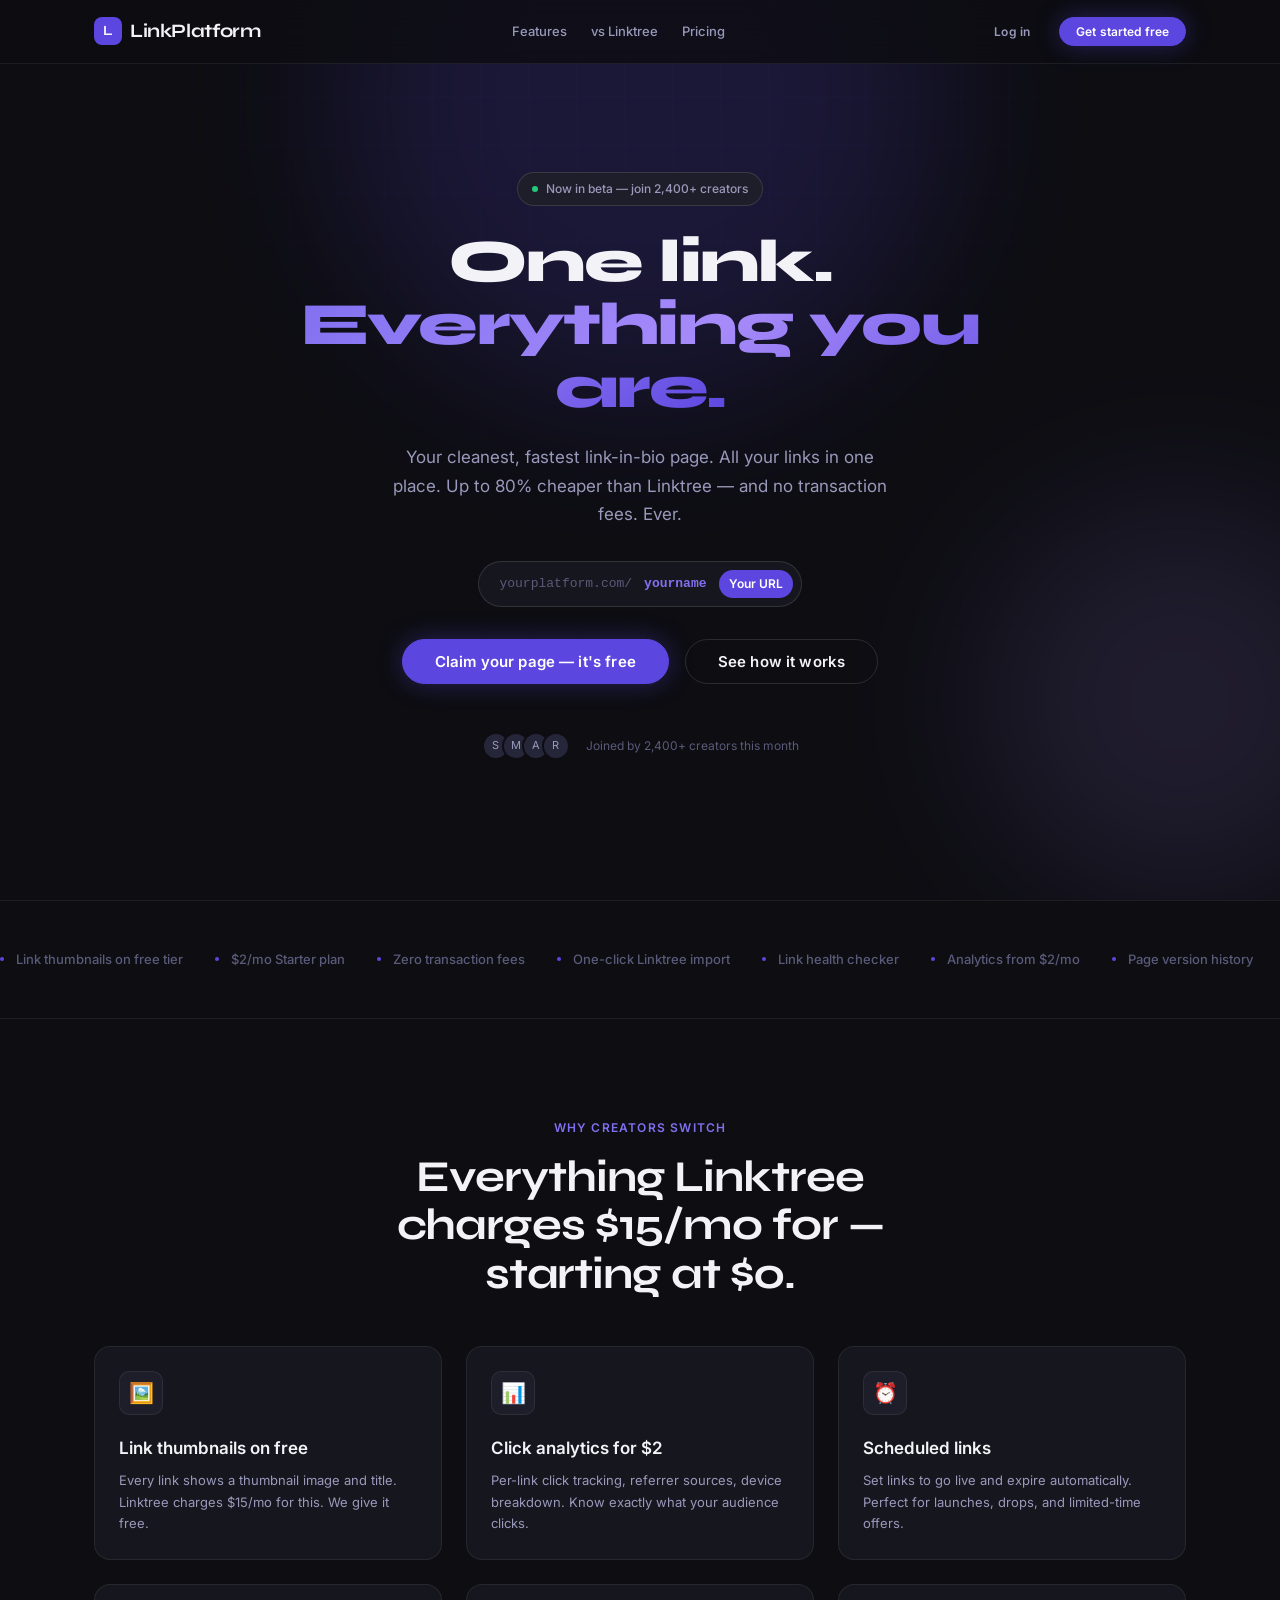
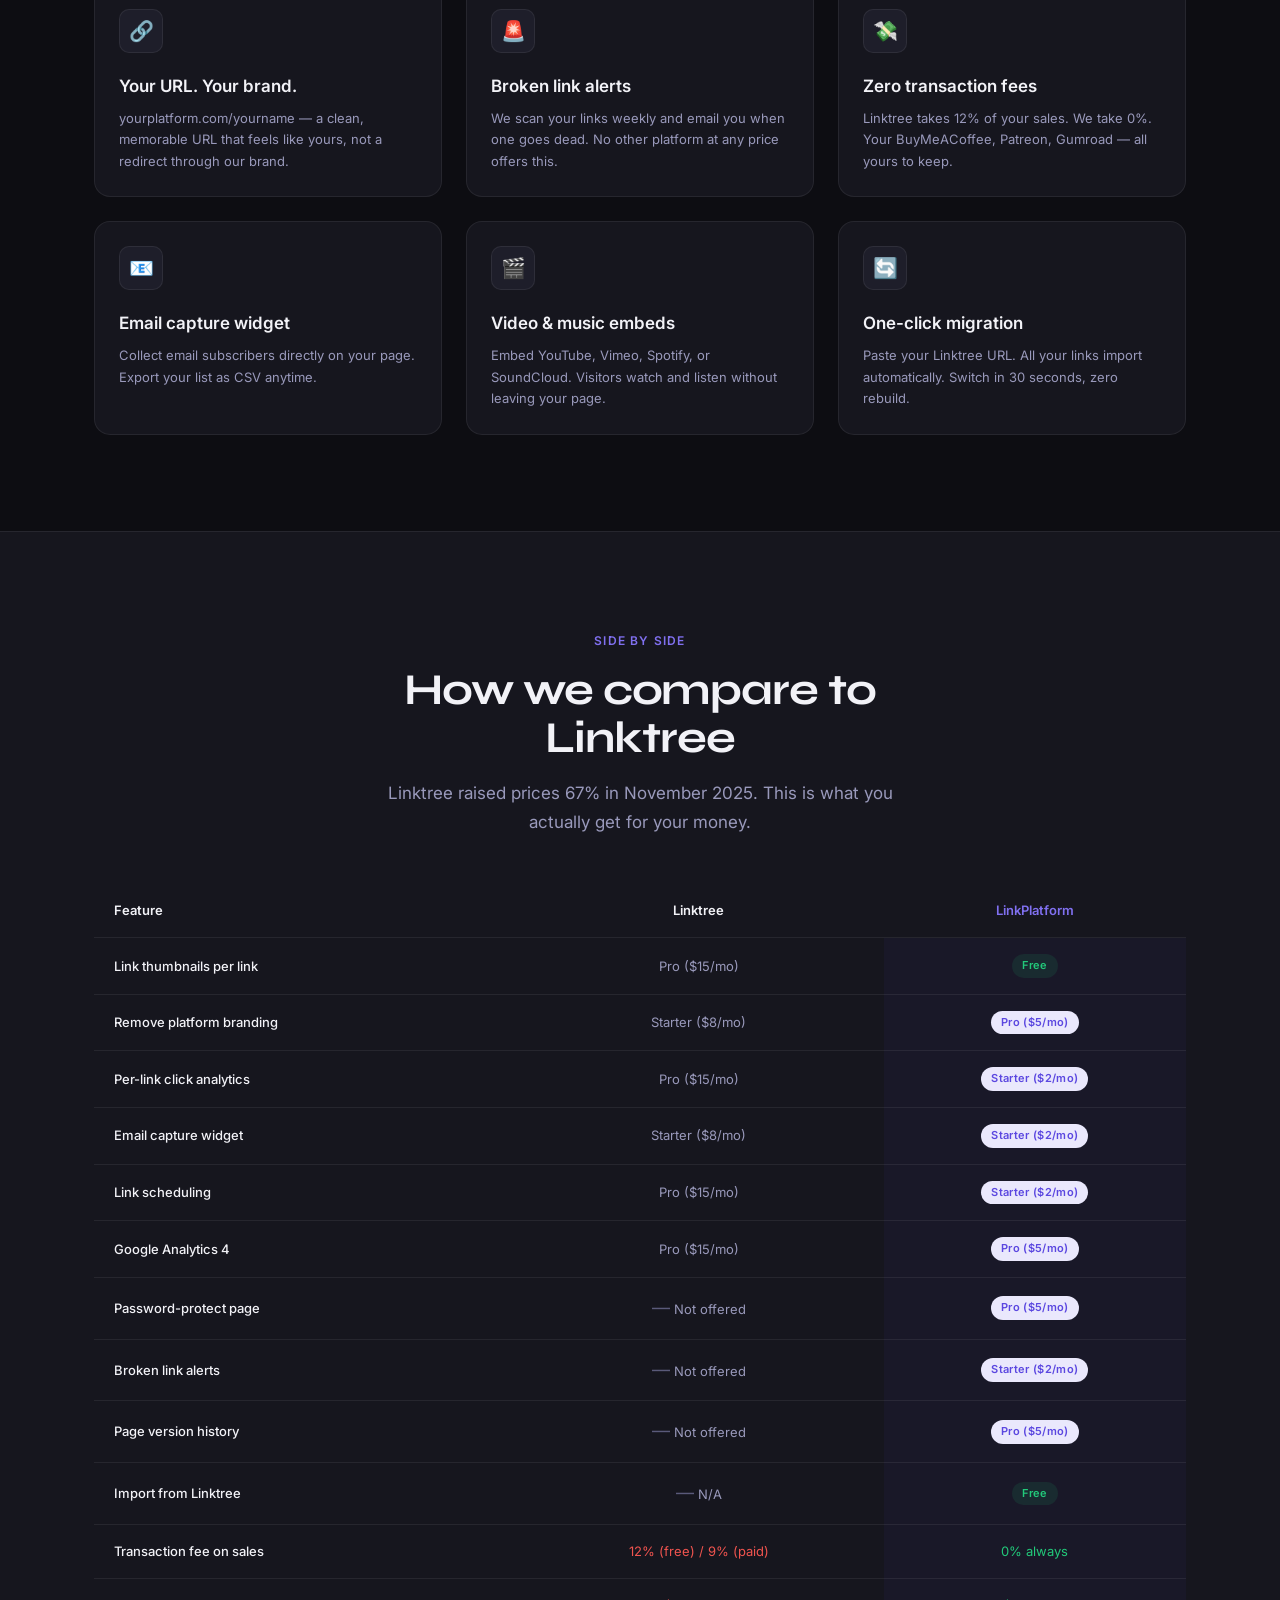
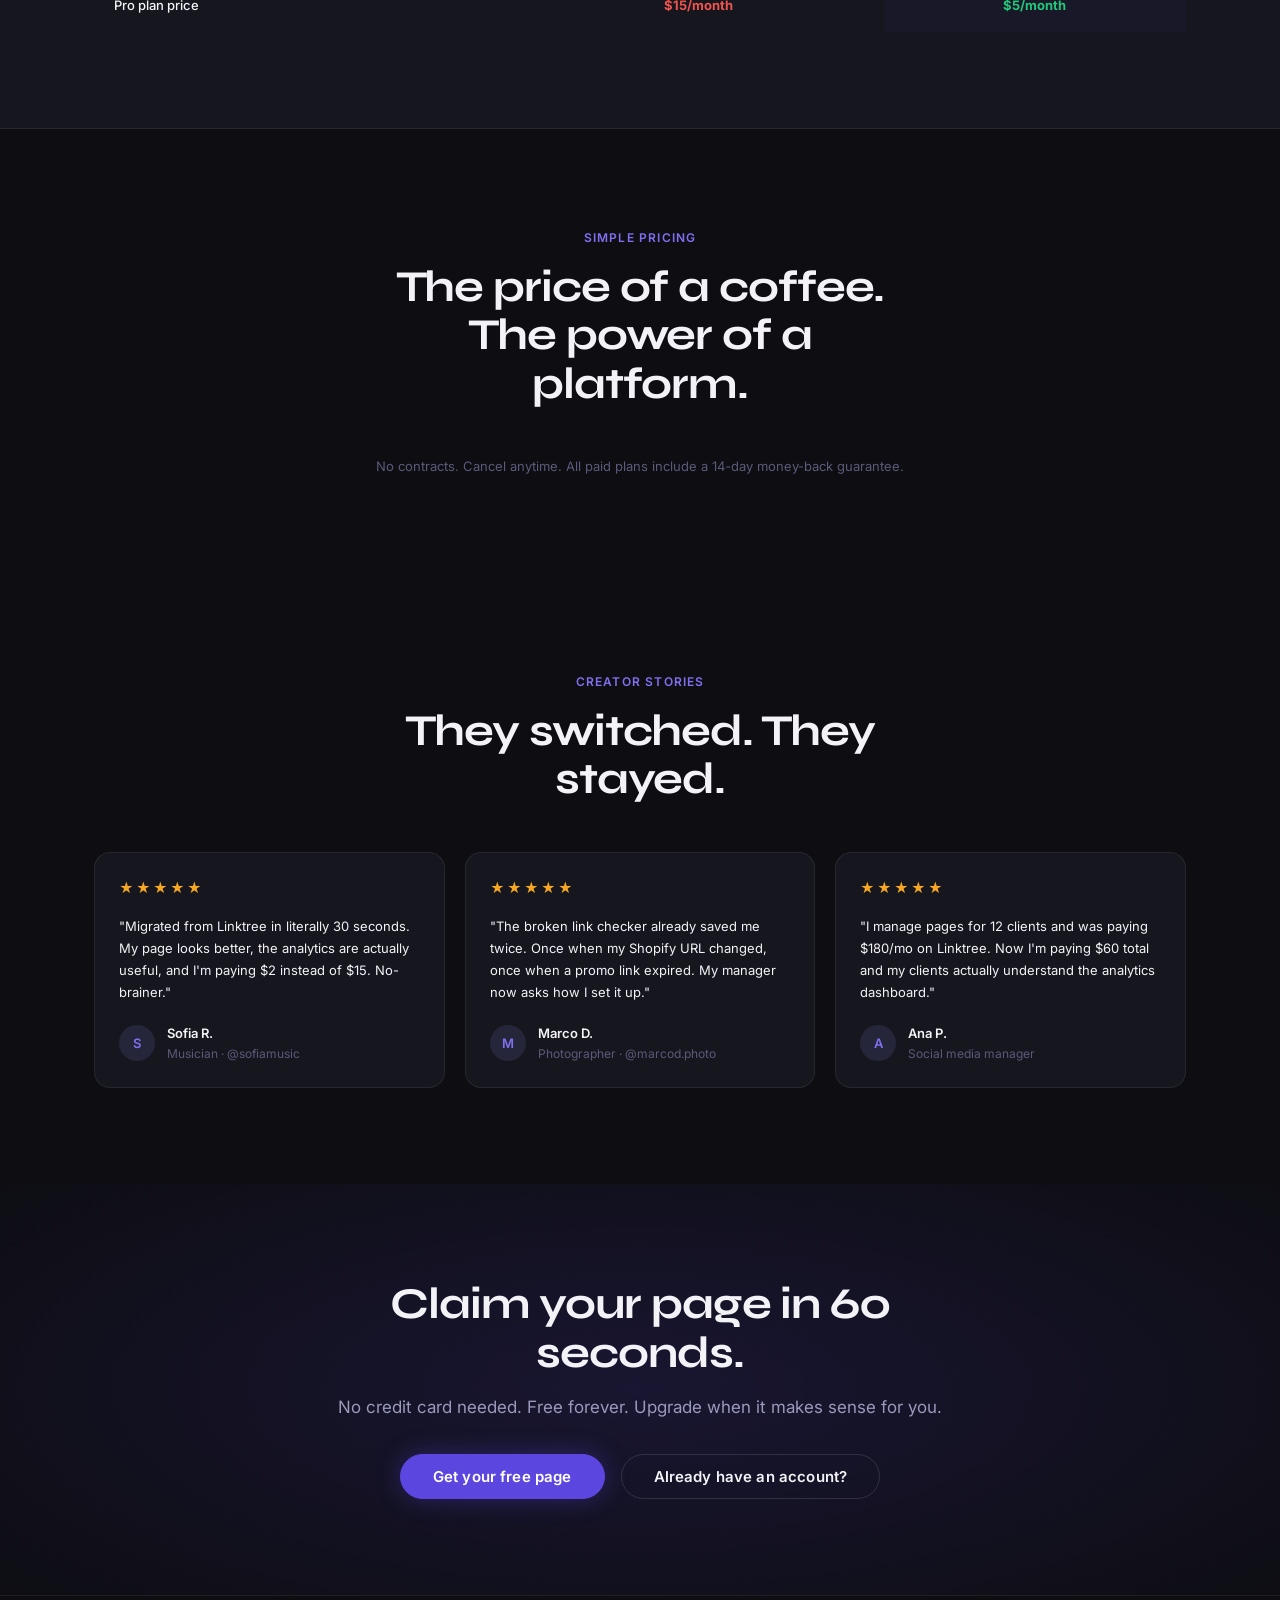
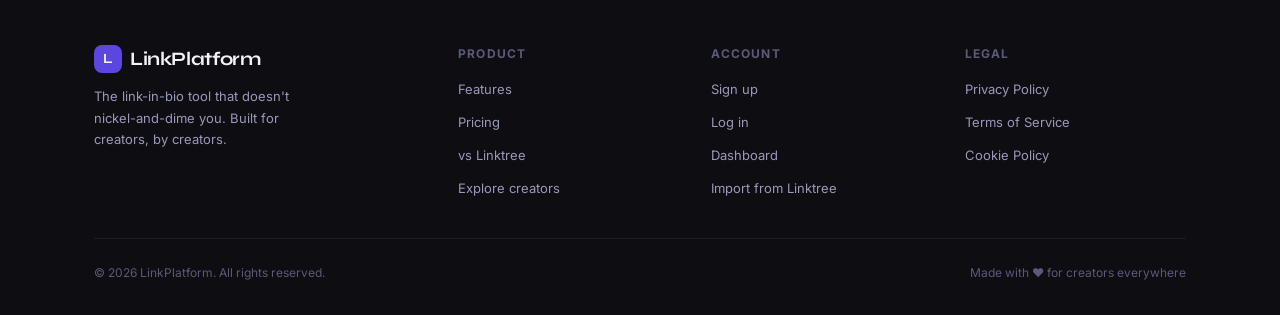
<file: index.html>
<!DOCTYPE html>
<html lang="en">
<head>
  <meta charset="UTF-8">
  <meta name="viewport" content="width=device-width, initial-scale=1.0">
  <meta name="description" content="LinkPlatform — the fastest, cleanest, and most affordable link-in-bio tool. Better than Linktree at a fraction of the price.">
  <meta property="og:title" content="LinkPlatform — Your links. Your page.">
  <meta property="og:description" content="All your links in one clean page. Cheaper than Linktree. No transaction fees. Ever.">
  <meta property="og:type" content="website">
  <title>LinkPlatform — Your links. Your page.</title>
  <link rel="icon" href="data:image/svg+xml,<svg xmlns='http://www.w3.org/2000/svg' viewBox='0 0 32 32'><rect width='32' height='32' rx='8' fill='%235B47E0'/><text x='8' y='23' font-size='18' font-weight='900' fill='white'>L</text></svg>">
  <link rel="stylesheet" href="css/design-system.css">
  <link rel="stylesheet" href="css/landing.css">
</head>
<body>

<!-- ── Navigation ──────────────────────────────────────── -->
<nav class="nav" id="nav">
  <div class="nav__inner">
    <a class="nav__logo" href="/">
      <div class="nav__logo-icon">L</div>
      LinkPlatform
    </a>

    <div class="nav__links">
      <a class="nav__link" href="#features">Features</a>
      <a class="nav__link" href="#compare">vs Linktree</a>
      <a class="nav__link" href="#pricing">Pricing</a>
    </div>

    <div class="nav__actions">
      <a class="btn btn--ghost btn--sm" href="pages/login.html">Log in</a>
      <a class="btn btn--primary btn--sm" href="pages/signup.html">Get started free</a>
    </div>

    <button class="nav__mobile-toggle" aria-label="Menu">
      <span></span><span></span><span></span>
    </button>
  </div>
</nav>

<!-- ── Hero ────────────────────────────────────────────── -->
<section class="hero">
  <div class="hero__bg">
    <div class="hero__bg-orb hero__bg-orb--1"></div>
    <div class="hero__bg-orb hero__bg-orb--2"></div>
    <div class="hero__bg-grid"></div>
  </div>

  <div class="hero__eyebrow">
    <span class="hero__eyebrow-dot"></span>
    Now in beta — join 2,400+ creators
  </div>

  <h1 class="display-1 hero__title">
    One link.<br>
    <span class="gradient-text">Everything you are.</span>
  </h1>

  <p class="hero__sub">
    Your cleanest, fastest link-in-bio page. All your links in one place.
    Up to 80% cheaper than Linktree — and no transaction fees. Ever.
  </p>

  <div class="hero__url-demo">
    yourplatform.com/<strong>yourname</strong>
    <span class="hero__url-tag">Your URL</span>
  </div>

  <div class="hero__actions">
    <a class="btn btn--primary btn--lg" href="/pages/signup.html">
      Claim your page — it's free
    </a>
    <a class="btn btn--outline btn--lg" href="#features">
      See how it works
    </a>
  </div>

  <div class="hero__social-proof">
    <div class="hero__avatars">
      <div class="hero__avatar-placeholder">S</div>
      <div class="hero__avatar-placeholder">M</div>
      <div class="hero__avatar-placeholder">A</div>
      <div class="hero__avatar-placeholder">R</div>
    </div>
    <span>Joined by 2,400+ creators this month</span>
  </div>
</section>

<!-- ── Feature strip ────────────────────────────────────── -->
<div class="feature-strip">
  <div class="feature-strip__track" aria-hidden="true">
    <!-- Duplicated for seamless loop -->
    <span class="feature-strip__item"><span class="feature-strip__item-dot"></span>Link thumbnails on free tier</span>
    <span class="feature-strip__item"><span class="feature-strip__item-dot"></span>$2/mo Starter plan</span>
    <span class="feature-strip__item"><span class="feature-strip__item-dot"></span>Zero transaction fees</span>
    <span class="feature-strip__item"><span class="feature-strip__item-dot"></span>One-click Linktree import</span>
    <span class="feature-strip__item"><span class="feature-strip__item-dot"></span>Link health checker</span>
    <span class="feature-strip__item"><span class="feature-strip__item-dot"></span>Analytics from $2/mo</span>
    <span class="feature-strip__item"><span class="feature-strip__item-dot"></span>Page version history</span>
    <span class="feature-strip__item"><span class="feature-strip__item-dot"></span>yourplatform.com/you</span>
    <span class="feature-strip__item"><span class="feature-strip__item-dot"></span>Link thumbnails on free tier</span>
    <span class="feature-strip__item"><span class="feature-strip__item-dot"></span>$2/mo Starter plan</span>
    <span class="feature-strip__item"><span class="feature-strip__item-dot"></span>Zero transaction fees</span>
    <span class="feature-strip__item"><span class="feature-strip__item-dot"></span>One-click Linktree import</span>
    <span class="feature-strip__item"><span class="feature-strip__item-dot"></span>Link health checker</span>
    <span class="feature-strip__item"><span class="feature-strip__item-dot"></span>Analytics from $2/mo</span>
    <span class="feature-strip__item"><span class="feature-strip__item-dot"></span>Page version history</span>
    <span class="feature-strip__item"><span class="feature-strip__item-dot"></span>yourplatform.com/you</span>
  </div>
</div>

<!-- ── Features ─────────────────────────────────────────── -->
<section class="section features" id="features">
  <div class="container">
    <div class="section-header section-header--center">
      <div class="section-label">Why creators switch</div>
      <h2 class="display-2">Everything Linktree charges $15/mo for — starting at $0.</h2>
    </div>

    <div class="grid-3">
      <div class="feature-card">
        <div class="feature-card__icon">🖼️</div>
        <h3 class="feature-card__title">Link thumbnails on free</h3>
        <p class="feature-card__desc">Every link shows a thumbnail image and title. Linktree charges $15/mo for this. We give it free.</p>
      </div>
      <div class="feature-card">
        <div class="feature-card__icon">📊</div>
        <h3 class="feature-card__title">Click analytics for $2</h3>
        <p class="feature-card__desc">Per-link click tracking, referrer sources, device breakdown. Know exactly what your audience clicks.</p>
      </div>
      <div class="feature-card">
        <div class="feature-card__icon">⏰</div>
        <h3 class="feature-card__title">Scheduled links</h3>
        <p class="feature-card__desc">Set links to go live and expire automatically. Perfect for launches, drops, and limited-time offers.</p>
      </div>
      <div class="feature-card">
        <div class="feature-card__icon">🔗</div>
        <h3 class="feature-card__title">Your URL. Your brand.</h3>
        <p class="feature-card__desc">yourplatform.com/yourname — a clean, memorable URL that feels like yours, not a redirect through our brand.</p>
      </div>
      <div class="feature-card">
        <div class="feature-card__icon">🚨</div>
        <h3 class="feature-card__title">Broken link alerts</h3>
        <p class="feature-card__desc">We scan your links weekly and email you when one goes dead. No other platform at any price offers this.</p>
      </div>
      <div class="feature-card">
        <div class="feature-card__icon">💸</div>
        <h3 class="feature-card__title">Zero transaction fees</h3>
        <p class="feature-card__desc">Linktree takes 12% of your sales. We take 0%. Your BuyMeACoffee, Patreon, Gumroad — all yours to keep.</p>
      </div>
      <div class="feature-card">
        <div class="feature-card__icon">📧</div>
        <h3 class="feature-card__title">Email capture widget</h3>
        <p class="feature-card__desc">Collect email subscribers directly on your page. Export your list as CSV anytime.</p>
      </div>
      <div class="feature-card">
        <div class="feature-card__icon">🎬</div>
        <h3 class="feature-card__title">Video & music embeds</h3>
        <p class="feature-card__desc">Embed YouTube, Vimeo, Spotify, or SoundCloud. Visitors watch and listen without leaving your page.</p>
      </div>
      <div class="feature-card">
        <div class="feature-card__icon">🔄</div>
        <h3 class="feature-card__title">One-click migration</h3>
        <p class="feature-card__desc">Paste your Linktree URL. All your links import automatically. Switch in 30 seconds, zero rebuild.</p>
      </div>
    </div>
  </div>
</section>

<!-- ── Compare ───────────────────────────────────────────── -->
<section class="section compare-section" id="compare">
  <div class="container">
    <div class="section-header section-header--center">
      <div class="section-label">Side by side</div>
      <h2 class="display-2">How we compare to Linktree</h2>
      <p class="body-lg" style="margin-top:1rem">Linktree raised prices 67% in November 2025. This is what you actually get for your money.</p>
    </div>

    <div class="compare-table-wrap">
      <table class="compare-table" role="table">
        <thead>
          <tr>
            <th scope="col">Feature</th>
            <th scope="col">Linktree</th>
            <th class="yours" scope="col">LinkPlatform</th>
          </tr>
        </thead>
        <tbody>
          <tr>
            <td>Link thumbnails per link</td>
            <td>Pro ($15/mo)</td>
            <td class="highlight"><span class="badge badge--success">Free</span></td>
          </tr>
          <tr>
            <td>Remove platform branding</td>
            <td>Starter ($8/mo)</td>
            <td class="highlight"><span class="badge badge--brand">Pro ($5/mo)</span></td>
          </tr>
          <tr>
            <td>Per-link click analytics</td>
            <td>Pro ($15/mo)</td>
            <td class="highlight"><span class="badge badge--brand">Starter ($2/mo)</span></td>
          </tr>
          <tr>
            <td>Email capture widget</td>
            <td>Starter ($8/mo)</td>
            <td class="highlight"><span class="badge badge--brand">Starter ($2/mo)</span></td>
          </tr>
          <tr>
            <td>Link scheduling</td>
            <td>Pro ($15/mo)</td>
            <td class="highlight"><span class="badge badge--brand">Starter ($2/mo)</span></td>
          </tr>
          <tr>
            <td>Google Analytics 4</td>
            <td>Pro ($15/mo)</td>
            <td class="highlight"><span class="badge badge--brand">Pro ($5/mo)</span></td>
          </tr>
          <tr>
            <td>Password-protect page</td>
            <td><span class="cross">—</span> Not offered</td>
            <td class="highlight"><span class="badge badge--brand">Pro ($5/mo)</span></td>
          </tr>
          <tr>
            <td>Broken link alerts</td>
            <td><span class="cross">—</span> Not offered</td>
            <td class="highlight"><span class="badge badge--brand">Starter ($2/mo)</span></td>
          </tr>
          <tr>
            <td>Page version history</td>
            <td><span class="cross">—</span> Not offered</td>
            <td class="highlight"><span class="badge badge--brand">Pro ($5/mo)</span></td>
          </tr>
          <tr>
            <td>Import from Linktree</td>
            <td><span class="cross">—</span> N/A</td>
            <td class="highlight"><span class="badge badge--success">Free</span></td>
          </tr>
          <tr>
            <td>Transaction fee on sales</td>
            <td style="color:var(--danger)">12% (free) / 9% (paid)</td>
            <td class="highlight" style="color:var(--success)">0% always</td>
          </tr>
          <tr>
            <td>Pro plan price</td>
            <td style="color:var(--danger); font-weight:700">$15/month</td>
            <td class="highlight" style="color:var(--success); font-weight:700">$5/month</td>
          </tr>
        </tbody>
      </table>
    </div>
  </div>
</section>

<!-- ── Pricing ───────────────────────────────────────────── -->
<section class="section" id="pricing">
  <div class="container">
    <div class="section-header section-header--center">
      <div class="section-label">Simple pricing</div>
      <h2 class="display-2">The price of a coffee. The power of a platform.</h2>
    </div>

    <!-- Pricing cards rendered by stripe-billing.js -->
    <div id="pricing-cards"></div>

    <p class="body-sm text-center" style="margin-top:2rem; color:var(--text-3)">
      No contracts. Cancel anytime. All paid plans include a 14-day money-back guarantee.
    </p>
  </div>
</section>

<!-- ── Testimonials ──────────────────────────────────────── -->
<section class="section">
  <div class="container">
    <div class="section-header section-header--center">
      <div class="section-label">Creator stories</div>
      <h2 class="display-2">They switched. They stayed.</h2>
    </div>

    <div class="testimonials-grid">
      <div class="testimonial">
        <div class="testimonial__stars">★★★★★</div>
        <p class="testimonial__text">"Migrated from Linktree in literally 30 seconds. My page looks better, the analytics are actually useful, and I'm paying $2 instead of $15. No-brainer."</p>
        <div class="testimonial__author">
          <div class="testimonial__avatar">S</div>
          <div>
            <div class="testimonial__name">Sofia R.</div>
            <div class="testimonial__handle">Musician · @sofiamusic</div>
          </div>
        </div>
      </div>
      <div class="testimonial">
        <div class="testimonial__stars">★★★★★</div>
        <p class="testimonial__text">"The broken link checker already saved me twice. Once when my Shopify URL changed, once when a promo link expired. My manager now asks how I set it up."</p>
        <div class="testimonial__author">
          <div class="testimonial__avatar">M</div>
          <div>
            <div class="testimonial__name">Marco D.</div>
            <div class="testimonial__handle">Photographer · @marcod.photo</div>
          </div>
        </div>
      </div>
      <div class="testimonial">
        <div class="testimonial__stars">★★★★★</div>
        <p class="testimonial__text">"I manage pages for 12 clients and was paying $180/mo on Linktree. Now I'm paying $60 total and my clients actually understand the analytics dashboard."</p>
        <div class="testimonial__author">
          <div class="testimonial__avatar">A</div>
          <div>
            <div class="testimonial__name">Ana P.</div>
            <div class="testimonial__handle">Social media manager</div>
          </div>
        </div>
      </div>
    </div>
  </div>
</section>

<!-- ── CTA ───────────────────────────────────────────────── -->
<section class="section cta-section">
  <div class="cta-section__bg"></div>
  <div class="container container--sm" style="position:relative;z-index:1;">
    <h2 class="display-2" style="margin-bottom:1rem">Claim your page in 60 seconds.</h2>
    <p class="body-lg" style="margin-bottom:2rem">No credit card needed. Free forever. Upgrade when it makes sense for you.</p>
    <div class="flex justify-center gap-4" style="flex-wrap:wrap">
      <a class="btn btn--primary btn--lg" href="/pages/signup.html">Get your free page</a>
      <a class="btn btn--outline btn--lg" href="/pages/login.html">Already have an account?</a>
    </div>
  </div>
</section>

<!-- ── Footer ────────────────────────────────────────────── -->
<footer class="footer">
  <div class="container">
    <div class="footer__grid">
      <div class="footer__brand">
        <div class="nav__logo">
          <div class="nav__logo-icon">L</div>
          LinkPlatform
        </div>
        <p>The link-in-bio tool that doesn't nickel-and-dime you. Built for creators, by creators.</p>
      </div>
      <div>
        <div class="footer__col-title">Product</div>
        <div class="footer__links">
          <a class="footer__link" href="#features">Features</a>
          <a class="footer__link" href="#pricing">Pricing</a>
          <a class="footer__link" href="#compare">vs Linktree</a>
          <a class="footer__link" href="/pages/explore.html">Explore creators</a>
        </div>
      </div>
      <div>
        <div class="footer__col-title">Account</div>
        <div class="footer__links">
          <a class="footer__link" href="/pages/signup.html">Sign up</a>
          <a class="footer__link" href="/pages/login.html">Log in</a>
          <a class="footer__link" href="/pages/dashboard.html">Dashboard</a>
          <a class="footer__link" href="/pages/import.html">Import from Linktree</a>
        </div>
      </div>
      <div>
        <div class="footer__col-title">Legal</div>
        <div class="footer__links">
          <a class="footer__link" href="#">Privacy Policy</a>
          <a class="footer__link" href="#">Terms of Service</a>
          <a class="footer__link" href="#">Cookie Policy</a>
        </div>
      </div>
    </div>
    <div class="footer__bottom">
      <span>© 2026 LinkPlatform. All rights reserved.</span>
      <span>Made with ♥ for creators everywhere</span>
    </div>
  </div>
</footer>

<script type="module">
  import { renderPricingCards } from "js/stripe-billing.js";
  import { onAuthChange, getUserProfile } from "js/firebase-config.js";

  // Render pricing cards — check auth state to show current plan
  onAuthChange(async (user) => {
    if (user) {
      const profile = await getUserProfile(user.uid);
      renderPricingCards("pricing-cards", profile?.plan || "free", user.uid, user.email);
    } else {
      renderPricingCards("pricing-cards", null, null, null);
    }
  });
</script>
<script src="js/app.js" type="module"></script>

</body>
</html>
</file>
<file: css/design-system.css>
/* ═══════════════════════════════════════════════════════════
   LINKPLATFORM — DESIGN SYSTEM
   Tokens · Typography · Layout · Utilities
   ═══════════════════════════════════════════════════════════ */

@import url('https://fonts.googleapis.com/css2?family=Inter:wght@300;400;500;600;700&family=Syne:wght@600;700;800&display=swap');

/* ── Tokens ─────────────────────────────────────────────── */
:root {
  /* Brand */
  --brand:          #5B47E0;
  --brand-dark:     #3D2FBE;
  --brand-light:    #EAE8FC;
  --brand-mid:      #8070F0;

  /* Surface */
  --bg:             #0D0D12;
  --surface-1:      #16161E;
  --surface-2:      #1E1E2A;
  --surface-3:      #26263A;
  --surface-hover:  #2C2C42;

  /* Text */
  --text-1:         #F2F2F7;
  --text-2:         #9999BB;
  --text-3:         #5A5A7A;

  /* Borders */
  --border:         rgba(255,255,255,0.07);
  --border-mid:     rgba(255,255,255,0.12);

  /* Semantic */
  --success:        #22C97A;
  --success-bg:     rgba(34,201,122,0.1);
  --warning:        #F5A623;
  --warning-bg:     rgba(245,166,35,0.1);
  --danger:         #F0544F;
  --danger-bg:      rgba(240,84,79,0.1);
  --info:           #4CA9F5;
  --info-bg:        rgba(76,169,245,0.1);

  /* Plan accents */
  --plan-free:      #9999BB;
  --plan-starter:   #5B47E0;
  --plan-pro:       #F5A623;

  /* Typography */
  --font-display:   'Syne', sans-serif;
  --font-body:      'Inter', sans-serif;

  /* Scale */
  --text-xs:   0.75rem;
  --text-sm:   0.8125rem;
  --text-base: 0.9375rem;
  --text-md:   1.0625rem;
  --text-lg:   1.25rem;
  --text-xl:   1.5rem;
  --text-2xl:  2rem;
  --text-3xl:  2.75rem;
  --text-4xl:  3.75rem;

  /* Spacing */
  --space-1:  0.25rem;
  --space-2:  0.5rem;
  --space-3:  0.75rem;
  --space-4:  1rem;
  --space-5:  1.25rem;
  --space-6:  1.5rem;
  --space-8:  2rem;
  --space-10: 2.5rem;
  --space-12: 3rem;
  --space-16: 4rem;
  --space-20: 5rem;
  --space-24: 6rem;

  /* Radius */
  --r-sm:   6px;
  --r-md:   10px;
  --r-lg:   16px;
  --r-xl:   24px;
  --r-full: 9999px;

  /* Shadow */
  --shadow-sm: 0 1px 3px rgba(0,0,0,0.4);
  --shadow-md: 0 4px 16px rgba(0,0,0,0.5);
  --shadow-lg: 0 8px 32px rgba(0,0,0,0.6);
  --shadow-brand: 0 0 24px rgba(91,71,224,0.35);
  --shadow-glow:  0 0 48px rgba(91,71,224,0.2);

  /* Transitions */
  --ease: cubic-bezier(0.4, 0, 0.2, 1);
  --t-fast:   120ms;
  --t-base:   200ms;
  --t-slow:   350ms;

  /* Layout */
  --max-w:  1140px;
  --nav-h:  64px;
}

/* ── Reset ──────────────────────────────────────────────── */
*, *::before, *::after { box-sizing: border-box; margin: 0; padding: 0; }
html { scroll-behavior: smooth; -webkit-text-size-adjust: 100%; }

body {
  font-family: var(--font-body);
  font-size: var(--text-base);
  line-height: 1.6;
  color: var(--text-1);
  background: var(--bg);
  -webkit-font-smoothing: antialiased;
  min-height: 100vh;
}

img, svg { display: block; max-width: 100%; }
a { color: inherit; text-decoration: none; }
button { cursor: pointer; font: inherit; border: none; background: none; }
input, textarea, select { font: inherit; }
ul, ol { list-style: none; }

/* ── Typography ─────────────────────────────────────────── */
.display-1 { font-family: var(--font-display); font-size: var(--text-4xl); font-weight: 800; line-height: 1.05; letter-spacing: -0.03em; }
.display-2 { font-family: var(--font-display); font-size: var(--text-3xl); font-weight: 700; line-height: 1.1;  letter-spacing: -0.025em; }
.display-3 { font-family: var(--font-display); font-size: var(--text-2xl); font-weight: 700; line-height: 1.2;  letter-spacing: -0.02em; }
.heading-1  { font-family: var(--font-display); font-size: var(--text-xl);  font-weight: 700; line-height: 1.3; }
.heading-2  { font-size: var(--text-lg);  font-weight: 600; line-height: 1.4; }
.heading-3  { font-size: var(--text-md);  font-weight: 600; line-height: 1.4; }
.body-lg    { font-size: var(--text-md);  line-height: 1.7; color: var(--text-2); }
.body-base  { font-size: var(--text-base); line-height: 1.65; color: var(--text-2); }
.body-sm    { font-size: var(--text-sm);  line-height: 1.6; color: var(--text-2); }
.caption    { font-size: var(--text-xs); color: var(--text-3); letter-spacing: 0.04em; }
.mono       { font-family: 'SF Mono', 'Fira Code', monospace; font-size: var(--text-sm); }

/* ── Layout ─────────────────────────────────────────────── */
.container { width: 100%; max-width: var(--max-w); margin: 0 auto; padding: 0 var(--space-6); }
.container--sm { max-width: 680px; }
.container--md { max-width: 860px; }

.grid-2 { display: grid; grid-template-columns: repeat(2, 1fr); gap: var(--space-6); }
.grid-3 { display: grid; grid-template-columns: repeat(3, 1fr); gap: var(--space-6); }
.grid-4 { display: grid; grid-template-columns: repeat(4, 1fr); gap: var(--space-5); }

.flex     { display: flex; }
.flex-col { display: flex; flex-direction: column; }
.items-center { align-items: center; }
.justify-center { justify-content: center; }
.justify-between { justify-content: space-between; }
.gap-2 { gap: var(--space-2); }
.gap-3 { gap: var(--space-3); }
.gap-4 { gap: var(--space-4); }
.gap-6 { gap: var(--space-6); }

.section { padding: var(--space-24) 0; }
.section--sm { padding: var(--space-16) 0; }

/* ── Buttons ────────────────────────────────────────────── */
.btn {
  display: inline-flex;
  align-items: center;
  justify-content: center;
  gap: var(--space-2);
  padding: 0.6875rem 1.5rem;
  border-radius: var(--r-full);
  font-size: var(--text-sm);
  font-weight: 600;
  letter-spacing: 0.01em;
  transition: all var(--t-base) var(--ease);
  white-space: nowrap;
  border: 1.5px solid transparent;
  line-height: 1;
}

.btn--primary {
  background: var(--brand);
  color: #fff;
  border-color: var(--brand);
  box-shadow: var(--shadow-brand);
}
.btn--primary:hover { background: var(--brand-dark); border-color: var(--brand-dark); transform: translateY(-1px); box-shadow: 0 0 32px rgba(91,71,224,0.5); }
.btn--primary:active { transform: translateY(0); }

.btn--outline {
  background: transparent;
  color: var(--text-1);
  border-color: var(--border-mid);
}
.btn--outline:hover { background: var(--surface-2); border-color: var(--brand-mid); color: var(--text-1); }

.btn--ghost {
  background: transparent;
  color: var(--text-2);
  border-color: transparent;
}
.btn--ghost:hover { background: var(--surface-2); color: var(--text-1); }

.btn--danger {
  background: var(--danger);
  color: #fff;
  border-color: var(--danger);
}
.btn--danger:hover { opacity: 0.85; }

.btn--lg { padding: 0.875rem 2rem; font-size: var(--text-base); }
.btn--sm { padding: 0.45rem 1rem; font-size: var(--text-xs); }
.btn--full { width: 100%; }
.btn:disabled { opacity: 0.45; cursor: not-allowed; pointer-events: none; }
.btn .spinner { animation: spin 0.7s linear infinite; }

/* ── Cards ──────────────────────────────────────────────── */
.card {
  background: var(--surface-1);
  border: 1px solid var(--border);
  border-radius: var(--r-lg);
  padding: var(--space-6);
  transition: border-color var(--t-base) var(--ease);
}
.card:hover { border-color: var(--border-mid); }
.card--glow:hover { border-color: var(--brand); box-shadow: var(--shadow-glow); }

/* ── Form elements ──────────────────────────────────────── */
.form-group { display: flex; flex-direction: column; gap: var(--space-2); }
.form-label { font-size: var(--text-sm); font-weight: 500; color: var(--text-2); }
.form-label span { color: var(--danger); margin-left: 2px; }

.form-input,
.form-select,
.form-textarea {
  width: 100%;
  padding: 0.6875rem 1rem;
  background: var(--surface-2);
  border: 1.5px solid var(--border);
  border-radius: var(--r-md);
  color: var(--text-1);
  font-size: var(--text-sm);
  transition: border-color var(--t-fast) var(--ease), box-shadow var(--t-fast) var(--ease);
  outline: none;
}
.form-input:focus,
.form-select:focus,
.form-textarea:focus {
  border-color: var(--brand);
  box-shadow: 0 0 0 3px rgba(91,71,224,0.18);
}
.form-input::placeholder { color: var(--text-3); }
.form-textarea { resize: vertical; min-height: 100px; }
.form-select { cursor: pointer; }

.form-hint { font-size: var(--text-xs); color: var(--text-3); }
.form-error { font-size: var(--text-xs); color: var(--danger); }

.input-group { position: relative; }
.input-group .input-prefix {
  position: absolute;
  left: 1rem;
  top: 50%;
  transform: translateY(-50%);
  color: var(--text-3);
  font-size: var(--text-sm);
  pointer-events: none;
}
.input-group .form-input { padding-left: 2.5rem; }

/* ── Badges ─────────────────────────────────────────────── */
.badge {
  display: inline-flex;
  align-items: center;
  gap: 5px;
  padding: 3px 10px;
  border-radius: var(--r-full);
  font-size: 11px;
  font-weight: 600;
  letter-spacing: 0.03em;
}
.badge--brand   { background: var(--brand-light); color: var(--brand); }
.badge--success { background: var(--success-bg);  color: var(--success); }
.badge--warning { background: var(--warning-bg);  color: var(--warning); }
.badge--danger  { background: var(--danger-bg);   color: var(--danger); }
.badge--neutral { background: var(--surface-3);   color: var(--text-2); }

/* ── Toast notifications ────────────────────────────────── */
#toast-container {
  position: fixed;
  bottom: var(--space-6);
  right: var(--space-6);
  z-index: 9999;
  display: flex;
  flex-direction: column;
  gap: var(--space-3);
}

.toast {
  display: flex;
  align-items: center;
  gap: var(--space-3);
  padding: var(--space-4) var(--space-5);
  background: var(--surface-2);
  border: 1px solid var(--border-mid);
  border-radius: var(--r-lg);
  box-shadow: var(--shadow-lg);
  font-size: var(--text-sm);
  min-width: 280px;
  max-width: 400px;
  animation: toast-in var(--t-slow) var(--ease);
}
.toast--success { border-left: 3px solid var(--success); }
.toast--error   { border-left: 3px solid var(--danger); }
.toast--info    { border-left: 3px solid var(--brand); }

.toast-icon { font-size: 18px; flex-shrink: 0; }
.toast-msg  { flex: 1; }
.toast-close {
  background: none; border: none; cursor: pointer;
  color: var(--text-3); font-size: 16px; padding: 2px;
  line-height: 1;
}
.toast-close:hover { color: var(--text-1); }

/* ── Modal ──────────────────────────────────────────────── */
.modal-overlay {
  position: fixed;
  inset: 0;
  background: rgba(0,0,0,0.7);
  backdrop-filter: blur(4px);
  z-index: 1000;
  display: flex;
  align-items: center;
  justify-content: center;
  padding: var(--space-4);
  opacity: 0;
  pointer-events: none;
  transition: opacity var(--t-base) var(--ease);
}
.modal-overlay.open { opacity: 1; pointer-events: all; }

.modal {
  background: var(--surface-1);
  border: 1px solid var(--border-mid);
  border-radius: var(--r-xl);
  padding: var(--space-8);
  width: 100%;
  max-width: 480px;
  max-height: 90vh;
  overflow-y: auto;
  transform: translateY(16px) scale(0.98);
  transition: transform var(--t-slow) var(--ease);
}
.modal-overlay.open .modal { transform: translateY(0) scale(1); }

.modal-header { display: flex; align-items: center; justify-content: space-between; margin-bottom: var(--space-6); }
.modal-title  { font-family: var(--font-display); font-size: var(--text-lg); font-weight: 700; }
.modal-close  { color: var(--text-3); font-size: 20px; transition: color var(--t-fast); }
.modal-close:hover { color: var(--text-1); }

/* ── Divider ────────────────────────────────────────────── */
.divider {
  display: flex;
  align-items: center;
  gap: var(--space-4);
  color: var(--text-3);
  font-size: var(--text-xs);
}
.divider::before, .divider::after {
  content: '';
  flex: 1;
  height: 1px;
  background: var(--border);
}

/* ── Utilities ──────────────────────────────────────────── */
.text-center  { text-align: center; }
.text-right   { text-align: right; }
.text-brand   { color: var(--brand-mid); }
.text-success { color: var(--success); }
.text-danger  { color: var(--danger); }
.text-muted   { color: var(--text-2); }
.text-faint   { color: var(--text-3); }

.gradient-text {
  background: linear-gradient(135deg, var(--brand-mid) 0%, #A78BFA 50%, var(--brand) 100%);
  -webkit-background-clip: text;
  -webkit-text-fill-color: transparent;
  background-clip: text;
}

.hidden  { display: none !important; }
.sr-only { position: absolute; width: 1px; height: 1px; overflow: hidden; clip: rect(0,0,0,0); }

/* ── Animations ─────────────────────────────────────────── */
@keyframes spin       { to { transform: rotate(360deg); } }
@keyframes pulse      { 0%,100% { opacity: 1; } 50% { opacity: 0.5; } }
@keyframes toast-in   { from { opacity: 0; transform: translateX(16px); } to { opacity: 1; transform: translateX(0); } }
@keyframes fade-in    { from { opacity: 0; transform: translateY(8px); } to { opacity: 1; transform: translateY(0); } }
@keyframes slide-down { from { opacity: 0; transform: translateY(-8px); } to { opacity: 1; transform: translateY(0); } }

.animate-fade { animation: fade-in 0.4s var(--ease) both; }

/* ── Scrollbar ──────────────────────────────────────────── */
::-webkit-scrollbar { width: 6px; height: 6px; }
::-webkit-scrollbar-track { background: var(--bg); }
::-webkit-scrollbar-thumb { background: var(--surface-3); border-radius: 3px; }
::-webkit-scrollbar-thumb:hover { background: var(--text-3); }

/* ── Responsive ─────────────────────────────────────────── */
@media (max-width: 768px) {
  :root {
    --text-4xl: 2.5rem;
    --text-3xl: 2rem;
    --text-2xl: 1.5rem;
  }
  .grid-2, .grid-3, .grid-4 { grid-template-columns: 1fr; }
  .container { padding: 0 var(--space-4); }
  .section { padding: var(--space-16) 0; }
}
</file>
<file: css/landing.css>
/* ═══════════════════════════════════════════════════════════
   LINKPLATFORM — NAV + LANDING PAGE STYLES
   ═══════════════════════════════════════════════════════════ */

/* ── Navigation ─────────────────────────────────────────── */
.nav {
  position: fixed;
  top: 0; left: 0; right: 0;
  height: var(--nav-h);
  z-index: 100;
  background: rgba(13,13,18,0.8);
  backdrop-filter: blur(20px);
  -webkit-backdrop-filter: blur(20px);
  border-bottom: 1px solid var(--border);
  transition: background var(--t-base) var(--ease);
}
.nav.scrolled { background: rgba(13,13,18,0.95); }

.nav__inner {
  height: 100%;
  display: flex;
  align-items: center;
  justify-content: space-between;
  max-width: var(--max-w);
  margin: 0 auto;
  padding: 0 var(--space-6);
}

.nav__logo {
  display: flex;
  align-items: center;
  gap: var(--space-2);
  font-family: var(--font-display);
  font-size: 1.1875rem;
  font-weight: 700;
  color: var(--text-1);
  letter-spacing: -0.02em;
}
.nav__logo-icon {
  width: 28px; height: 28px;
  background: var(--brand);
  border-radius: 8px;
  display: flex;
  align-items: center;
  justify-content: center;
  font-size: 14px;
}

.nav__links {
  display: flex;
  align-items: center;
  gap: var(--space-6);
}
.nav__link {
  font-size: var(--text-sm);
  font-weight: 500;
  color: var(--text-2);
  transition: color var(--t-fast);
}
.nav__link:hover { color: var(--text-1); }

.nav__actions { display: flex; align-items: center; gap: var(--space-3); }

.nav__mobile-toggle {
  display: none;
  flex-direction: column;
  gap: 5px;
  cursor: pointer;
  padding: 4px;
}
.nav__mobile-toggle span {
  display: block;
  width: 22px;
  height: 1.5px;
  background: var(--text-2);
  transition: all var(--t-base) var(--ease);
}

/* ── Hero ───────────────────────────────────────────────── */
.hero {
  min-height: 100vh;
  display: flex;
  flex-direction: column;
  align-items: center;
  justify-content: center;
  text-align: center;
  padding: calc(var(--nav-h) + var(--space-12)) var(--space-6) var(--space-20);
  position: relative;
  overflow: hidden;
}

.hero__bg {
  position: absolute;
  inset: 0;
  pointer-events: none;
  z-index: 0;
}
.hero__bg-orb {
  position: absolute;
  border-radius: 50%;
  filter: blur(80px);
  opacity: 0.18;
}
.hero__bg-orb--1 {
  width: 600px; height: 600px;
  background: var(--brand);
  top: -200px; left: 50%;
  transform: translateX(-50%);
}
.hero__bg-orb--2 {
  width: 400px; height: 400px;
  background: #A78BFA;
  bottom: 0; right: -100px;
  opacity: 0.12;
}
.hero__bg-grid {
  position: absolute;
  inset: 0;
  background-image:
    linear-gradient(rgba(91,71,224,0.04) 1px, transparent 1px),
    linear-gradient(90deg, rgba(91,71,224,0.04) 1px, transparent 1px);
  background-size: 48px 48px;
  mask-image: radial-gradient(ellipse 80% 80% at 50% 0%, black, transparent);
}

.hero__eyebrow {
  display: inline-flex;
  align-items: center;
  gap: var(--space-2);
  padding: 6px 14px;
  background: var(--surface-2);
  border: 1px solid var(--border-mid);
  border-radius: var(--r-full);
  font-size: var(--text-xs);
  font-weight: 500;
  color: var(--text-2);
  margin-bottom: var(--space-6);
  position: relative;
  z-index: 1;
}
.hero__eyebrow-dot {
  width: 6px; height: 6px;
  background: var(--success);
  border-radius: 50%;
  animation: pulse 2s infinite;
}

.hero__title {
  position: relative;
  z-index: 1;
  max-width: 760px;
  margin-bottom: var(--space-6);
}

.hero__sub {
  font-size: var(--text-md);
  color: var(--text-2);
  max-width: 520px;
  line-height: 1.7;
  margin-bottom: var(--space-8);
  position: relative;
  z-index: 1;
}

.hero__actions {
  display: flex;
  align-items: center;
  gap: var(--space-4);
  flex-wrap: wrap;
  justify-content: center;
  position: relative;
  z-index: 1;
  margin-bottom: var(--space-12);
}

.hero__social-proof {
  display: flex;
  align-items: center;
  gap: var(--space-4);
  font-size: var(--text-xs);
  color: var(--text-3);
  position: relative;
  z-index: 1;
}
.hero__avatars {
  display: flex;
}
.hero__avatars img,
.hero__avatar-placeholder {
  width: 28px; height: 28px;
  border-radius: 50%;
  border: 2px solid var(--bg);
  margin-left: -8px;
  background: var(--surface-3);
  display: flex;
  align-items: center;
  justify-content: center;
  font-size: 11px;
  color: var(--text-2);
}
.hero__avatars :first-child { margin-left: 0; }

/* ── URL Preview (hero demo) ────────────────────────────── */
.hero__url-demo {
  position: relative;
  z-index: 1;
  background: var(--surface-1);
  border: 1px solid var(--border-mid);
  border-radius: var(--r-xl);
  padding: var(--space-2) var(--space-2) var(--space-2) var(--space-5);
  display: inline-flex;
  align-items: center;
  gap: var(--space-3);
  font-family: 'SF Mono', monospace;
  font-size: var(--text-sm);
  color: var(--text-3);
  margin-bottom: var(--space-8);
}
.hero__url-demo strong { color: var(--brand-mid); }
.hero__url-tag {
  background: var(--brand);
  color: #fff;
  font-size: var(--text-xs);
  padding: 4px 10px;
  border-radius: var(--r-full);
  font-weight: 600;
  font-family: var(--font-body);
}

/* ── Feature Strip ──────────────────────────────────────── */
.feature-strip {
  padding: var(--space-12) 0;
  border-top: 1px solid var(--border);
  border-bottom: 1px solid var(--border);
  overflow: hidden;
}
.feature-strip__track {
  display: flex;
  gap: var(--space-8);
  animation: marquee 30s linear infinite;
  width: max-content;
}
.feature-strip__item {
  display: flex;
  align-items: center;
  gap: var(--space-3);
  color: var(--text-3);
  font-size: var(--text-sm);
  font-weight: 500;
  white-space: nowrap;
}
.feature-strip__item-dot {
  width: 4px; height: 4px;
  background: var(--brand);
  border-radius: 50%;
}
@keyframes marquee { from { transform: translateX(0); } to { transform: translateX(-50%); } }

/* ── Features Section ───────────────────────────────────── */
.features { background: var(--bg); }

.section-label {
  display: inline-flex;
  align-items: center;
  gap: var(--space-2);
  font-size: var(--text-xs);
  font-weight: 600;
  letter-spacing: 0.1em;
  text-transform: uppercase;
  color: var(--brand-mid);
  margin-bottom: var(--space-4);
}

.section-header {
  max-width: 560px;
  margin-bottom: var(--space-12);
}
.section-header--center {
  text-align: center;
  margin-left: auto;
  margin-right: auto;
}

.feature-card {
  background: var(--surface-1);
  border: 1px solid var(--border);
  border-radius: var(--r-lg);
  padding: var(--space-6);
  transition: border-color var(--t-base), transform var(--t-base);
  position: relative;
  overflow: hidden;
}
.feature-card::before {
  content: '';
  position: absolute;
  top: 0; left: 0; right: 0;
  height: 1px;
  background: linear-gradient(90deg, transparent, var(--brand), transparent);
  opacity: 0;
  transition: opacity var(--t-base);
}
.feature-card:hover { border-color: rgba(91,71,224,0.4); transform: translateY(-2px); }
.feature-card:hover::before { opacity: 1; }

.feature-card__icon {
  width: 44px; height: 44px;
  background: var(--surface-2);
  border: 1px solid var(--border);
  border-radius: var(--r-md);
  display: flex;
  align-items: center;
  justify-content: center;
  font-size: 20px;
  margin-bottom: var(--space-5);
}
.feature-card__title {
  font-size: var(--text-md);
  font-weight: 600;
  margin-bottom: var(--space-2);
}
.feature-card__desc { color: var(--text-2); font-size: var(--text-sm); line-height: 1.65; }

/* ── Comparison table ───────────────────────────────────── */
.compare-section { background: var(--surface-1); border-top: 1px solid var(--border); border-bottom: 1px solid var(--border); }

.compare-table-wrap { overflow-x: auto; }
.compare-table {
  width: 100%;
  border-collapse: collapse;
  font-size: var(--text-sm);
}
.compare-table th {
  padding: var(--space-4) var(--space-5);
  font-weight: 600;
  text-align: center;
  border-bottom: 1px solid var(--border);
  position: sticky;
  top: 0;
  background: var(--surface-1);
}
.compare-table th:first-child { text-align: left; }
.compare-table th.yours { color: var(--brand-mid); }
.compare-table td {
  padding: var(--space-4) var(--space-5);
  border-bottom: 1px solid var(--border);
  text-align: center;
  color: var(--text-2);
}
.compare-table td:first-child { text-align: left; color: var(--text-1); font-weight: 500; }
.compare-table tr:last-child td { border-bottom: none; }
.compare-table tr:hover td { background: var(--surface-2); }
.compare-table .check { color: var(--success); font-size: 18px; }
.compare-table .cross { color: var(--text-3); font-size: 18px; }
.compare-table .highlight { background: rgba(91,71,224,0.05); }

/* ── Pricing ────────────────────────────────────────────── */
.pricing-grid {
  display: grid;
  grid-template-columns: repeat(3, 1fr);
  gap: var(--space-5);
  align-items: start;
}

.plan-card {
  background: var(--surface-1);
  border: 1px solid var(--border);
  border-radius: var(--r-xl);
  padding: var(--space-8);
  position: relative;
  transition: border-color var(--t-base), box-shadow var(--t-base);
}
.plan-card:hover { border-color: var(--border-mid); }
.plan-card--featured {
  border-color: var(--brand);
  box-shadow: var(--shadow-glow);
  background: var(--surface-2);
}

.plan-card__badge {
  position: absolute;
  top: -14px;
  left: 50%;
  transform: translateX(-50%);
  background: var(--brand);
  color: #fff;
  font-size: 11px;
  font-weight: 700;
  padding: 4px 16px;
  border-radius: var(--r-full);
  letter-spacing: 0.06em;
  text-transform: uppercase;
  white-space: nowrap;
}

.plan-card__name {
  font-size: var(--text-sm);
  font-weight: 600;
  color: var(--text-2);
  text-transform: uppercase;
  letter-spacing: 0.08em;
  margin-bottom: var(--space-4);
}
.plan-card__price {
  display: flex;
  align-items: baseline;
  gap: var(--space-1);
  margin-bottom: var(--space-2);
}
.plan-card__amount {
  font-family: var(--font-display);
  font-size: 2.75rem;
  font-weight: 800;
  line-height: 1;
  color: var(--text-1);
}
.plan-card__period { color: var(--text-2); font-size: var(--text-sm); }

.plan-card__desc {
  color: var(--text-2);
  font-size: var(--text-sm);
  margin-bottom: var(--space-6);
  min-height: 2.5em;
}

.plan-card__divider {
  height: 1px;
  background: var(--border);
  margin-bottom: var(--space-6);
}

.plan-card__features { display: flex; flex-direction: column; gap: var(--space-3); margin-bottom: var(--space-8); }
.plan-card__feature {
  display: flex;
  align-items: flex-start;
  gap: var(--space-3);
  font-size: var(--text-sm);
  color: var(--text-2);
}
.plan-card__feature-icon {
  flex-shrink: 0;
  margin-top: 1px;
  color: var(--success);
  font-size: 15px;
}

/* ── Testimonials ───────────────────────────────────────── */
.testimonials-grid {
  display: grid;
  grid-template-columns: repeat(3, 1fr);
  gap: var(--space-5);
}
.testimonial {
  background: var(--surface-1);
  border: 1px solid var(--border);
  border-radius: var(--r-lg);
  padding: var(--space-6);
}
.testimonial__stars {
  color: var(--warning);
  font-size: 14px;
  margin-bottom: var(--space-4);
  letter-spacing: 2px;
}
.testimonial__text {
  color: var(--text-1);
  font-size: var(--text-sm);
  line-height: 1.7;
  margin-bottom: var(--space-5);
}
.testimonial__author { display: flex; align-items: center; gap: var(--space-3); }
.testimonial__avatar {
  width: 36px; height: 36px;
  border-radius: 50%;
  background: var(--surface-3);
  display: flex;
  align-items: center;
  justify-content: center;
  font-weight: 600;
  font-size: var(--text-sm);
  color: var(--brand-mid);
}
.testimonial__name { font-size: var(--text-sm); font-weight: 600; }
.testimonial__handle { font-size: var(--text-xs); color: var(--text-3); }

/* ── CTA Section ────────────────────────────────────────── */
.cta-section {
  text-align: center;
  position: relative;
  overflow: hidden;
}
.cta-section__bg {
  position: absolute;
  inset: 0;
  background: radial-gradient(ellipse 70% 80% at 50% 50%, rgba(91,71,224,0.15), transparent);
  pointer-events: none;
}

/* ── Footer ─────────────────────────────────────────────── */
.footer {
  border-top: 1px solid var(--border);
  padding: var(--space-12) 0 var(--space-8);
}
.footer__grid {
  display: grid;
  grid-template-columns: 1.5fr repeat(3, 1fr);
  gap: var(--space-8);
  margin-bottom: var(--space-10);
}
.footer__brand p { color: var(--text-2); font-size: var(--text-sm); margin-top: var(--space-3); max-width: 220px; line-height: 1.65; }
.footer__col-title {
  font-size: var(--text-xs);
  font-weight: 700;
  text-transform: uppercase;
  letter-spacing: 0.1em;
  color: var(--text-3);
  margin-bottom: var(--space-4);
}
.footer__links { display: flex; flex-direction: column; gap: var(--space-3); }
.footer__link { font-size: var(--text-sm); color: var(--text-2); transition: color var(--t-fast); }
.footer__link:hover { color: var(--text-1); }
.footer__bottom {
  display: flex;
  align-items: center;
  justify-content: space-between;
  padding-top: var(--space-6);
  border-top: 1px solid var(--border);
  font-size: var(--text-xs);
  color: var(--text-3);
}

/* ── Responsive overrides ───────────────────────────────── */
@media (max-width: 1024px) {
  .pricing-grid { grid-template-columns: 1fr; max-width: 420px; margin: 0 auto; }
  .testimonials-grid { grid-template-columns: 1fr; }
  .footer__grid { grid-template-columns: 1fr 1fr; gap: var(--space-6); }
}

@media (max-width: 768px) {
  .nav__links { display: none; }
  .nav__mobile-toggle { display: flex; }
  .hero__actions { flex-direction: column; align-items: stretch; }
  .footer__grid { grid-template-columns: 1fr; }
  .footer__bottom { flex-direction: column; gap: var(--space-3); text-align: center; }
  .compare-table { min-width: 500px; }
}
</file>
